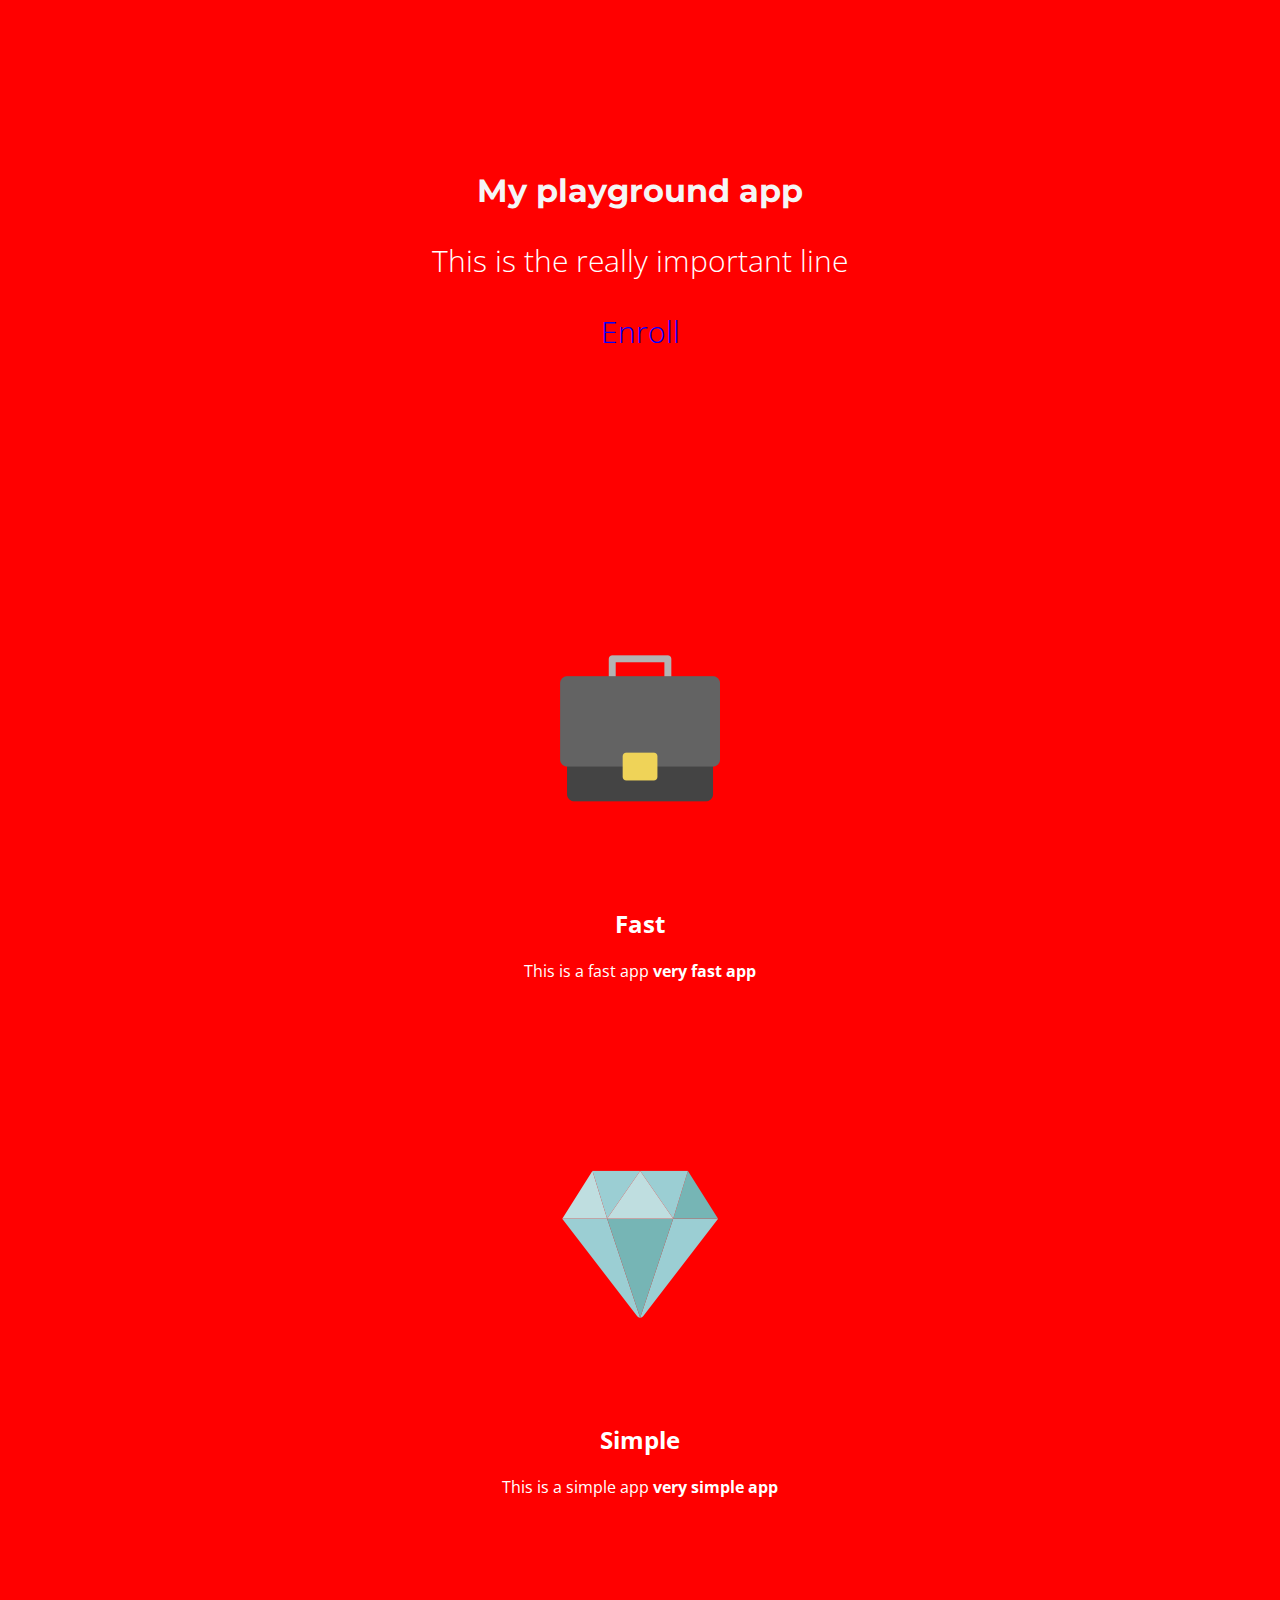
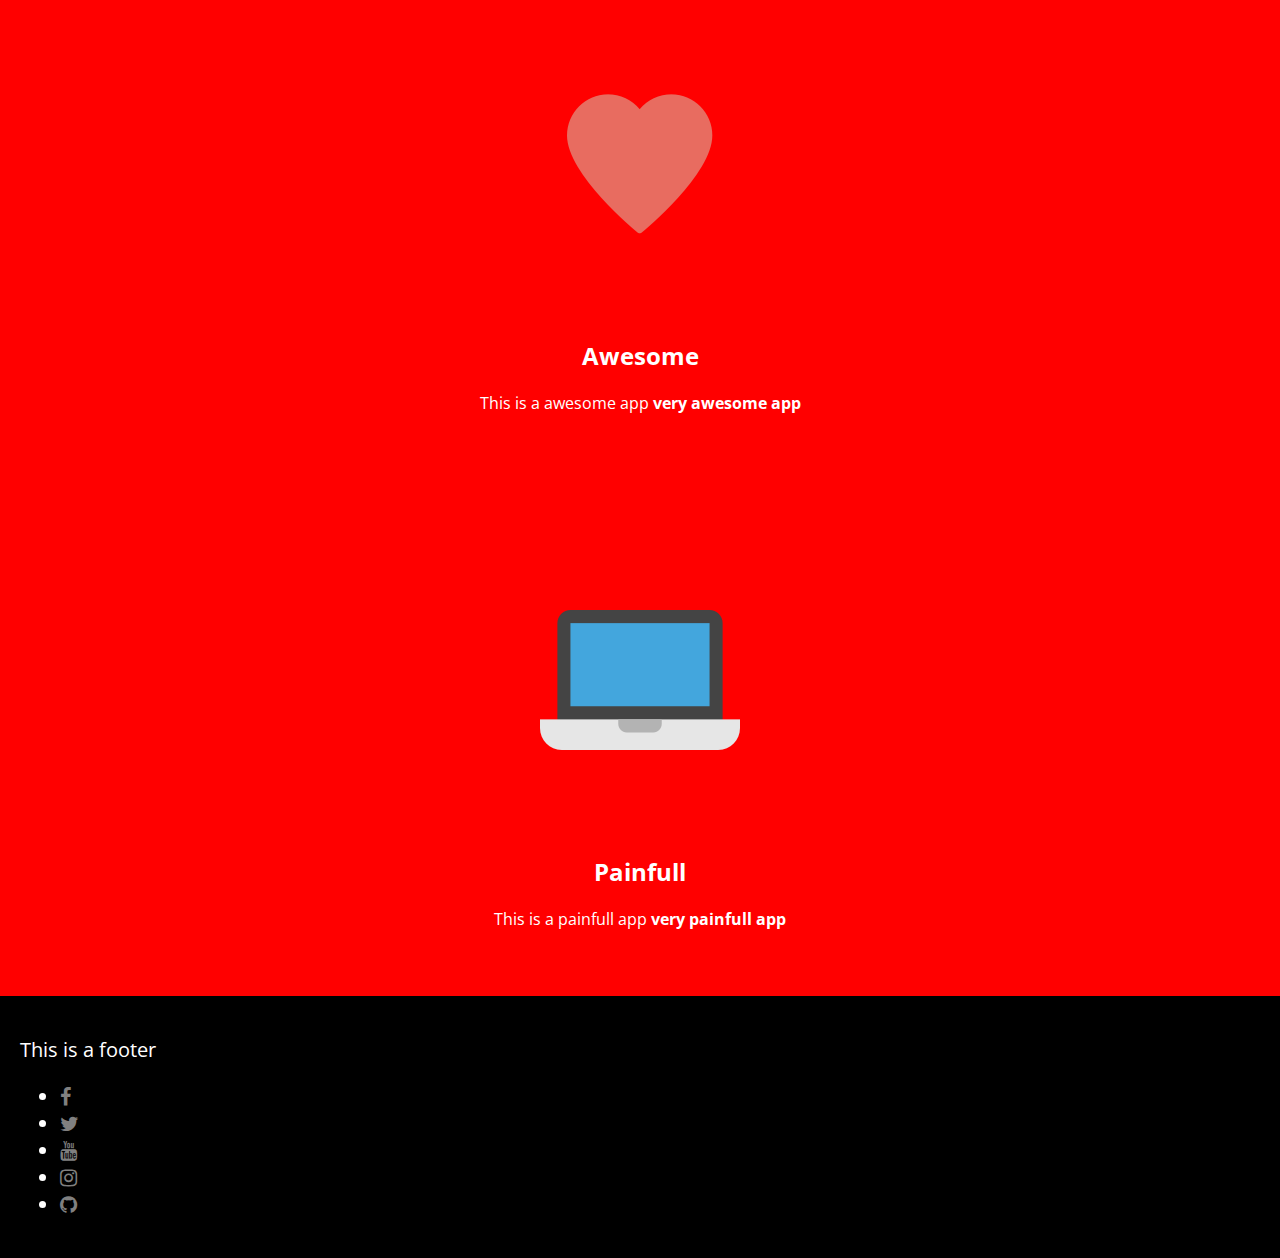
<file: playgroung.html>
<!DOCTYPE html>
<html>
<head>
	<title>landing page</title>
<link rel="preconnect" href="https://fonts.googleapis.com">
<link rel="preconnect" href="https://fonts.gstatic.com" crossorigin>
<!-- google font -->
<link href="https://fonts.googleapis.com/css2?family=Montserrat:wght@400;700&family=Open+Sans:wght@300;400;700&display=swap" rel="stylesheet">

<!-- font awesome , icons -->
<link rel="stylesheet" href="https://maxcdn.bootstrapcdn.com/font-awesome/4.6.1/css/font-awesome.min.css">

<link rel="stylesheet" href="./Style.css">

</head>

<body>
<div id="banner">
	<h1>My playground app</h1>
<p>This is the really important line</p>
<p> 
	<a href="#">Enroll</a>
</p>
</div>


<div class="cards">
<img src="images/briefcase.png" alt="">
<h2>Fast</h2>
<p>This is a fast app <strong>very fast app</strong></p>
</div>

<div class="cards">
<img src="images/diamond.png" alt="">
<h2>Simple</h2>
<p>This is a simple app <strong>very simple app</strong></p>
</div>

<div class="cards">
<img src="images/heart.png" alt="">
<h2>Awesome</h2>
<p>This is a awesome app <strong>very awesome app</strong></p>
</div>

<div class="cards"> 
<img src="images/laptop.png" alt="">
<h2>Painfull</h2>
<p>This is a painfull app <strong>very painfull app</strong></p>
</div>

<div id="footer">
<p>This is a footer</p>
<ul>
	<li><a href=""><i class="fa fa-facebook" aria-hidden="true"></i></a></li>
	<li><a href=""><i class="fa fa-twitter" aria-hidden="true"></i></a></li>
	<li><a href=""><i class="fa fa-youtube" aria-hidden="true"></i></a></li>
	<li><a href=""><i class="fa fa-instagram" aria-hidden="true"></i></a></li>
	<li><a href=""><i class="fa fa-github" aria-hidden="true"></i></a></li>
</ul>
</div>

</body>

</html>
</file>
<file: Style.css>
/* Font and colors */
body{
	background:rgb(240,240,240) ;
	color: rgb(20, 20, 20);
	font-family: 'Open Sans', sans-serif;
	margin: 0;

    }

h1 {
	font-family: 'Montserrat', sans-serif;
	font-size: 50 px;
	color: #FF5607 ;

	}


h2 {
	font-family: 'Montserrat', sans-serif
	font-size: 18px;
}
a {
	text-decoration: none;
	color: blue;
}
a: hover {
	text-decoration: none;
	color: green;
}

/* custom design */

#banner{
  background-image: url("https://picsum.photos/seed/picsum/1000/600?random");
  background-size: cover;
  padding: 150px 0;
  text-align: center;
  color: white;
  }
#banner h1 {
	color: whitesmoke;
}

#banner p {
	color: white;
	font-size: 30px;
	font-weight: lighter;	
}

.cards {
	padding: 50px;
	text-align: center;

}

#footer {
	background: black;
	color: white ;
	font-size: 20px;
	padding: 20px;
}
#footer a {
	font-size: 20px;
	color: grey  ;
}

#footer a :hover {
	color: white;
}

.list-inline{
	display: inline-block;
}

.test {
	background: beige;
	font-size: 20px;
}
body {
	background: red;
	color: white;
}
</file>
